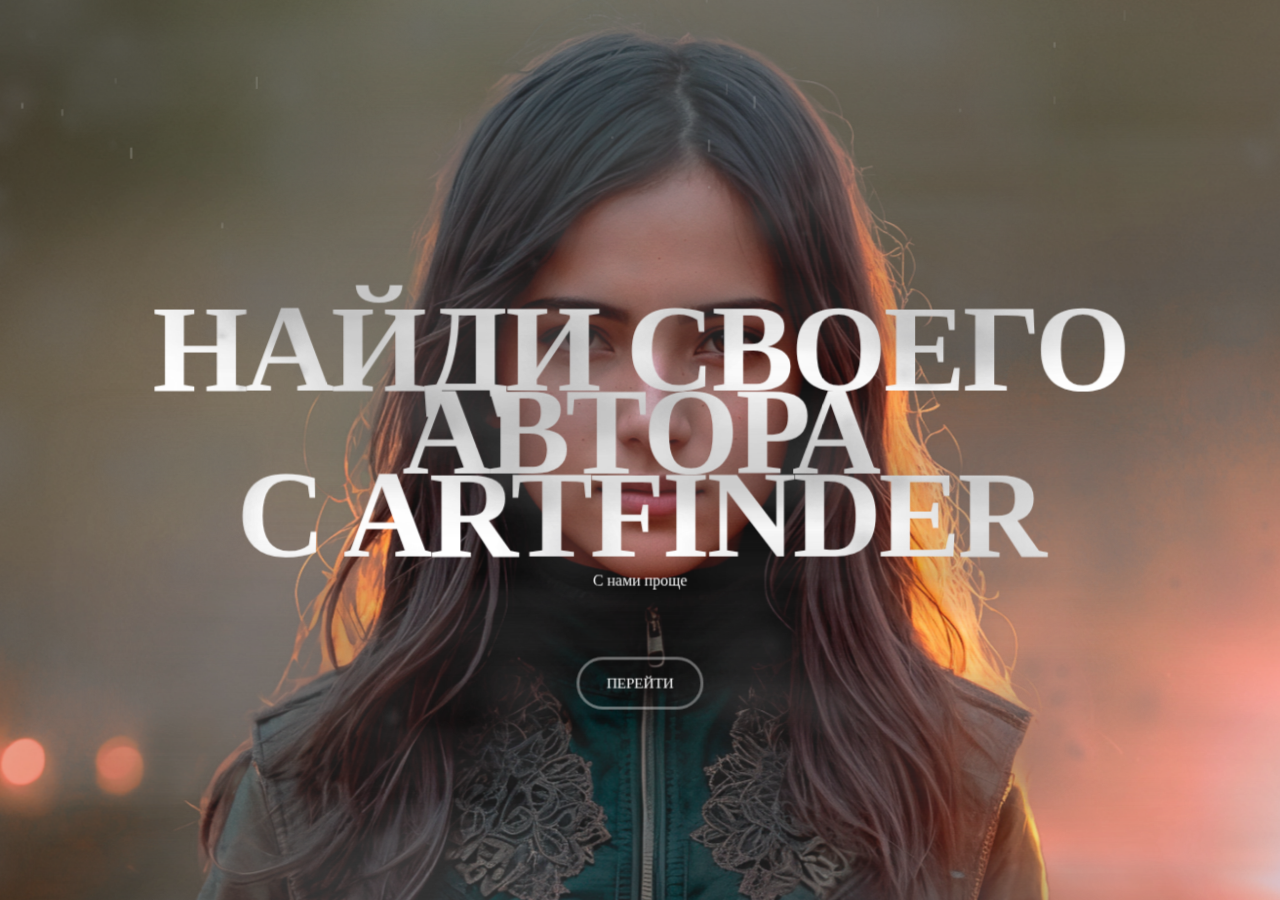
<file: index.html>
<!DOCTYPE html>
<html lang="en">
<head>
	<meta charset="UTF-8">
	<meta http-equiv="X-UA-Compatible" content="IE=edge">
	<meta name="viewport" content="width=device-width, initial-scale=1.0">
	<title>Document</title>
	<link rel="stylesheet" href="css/main.css">
	<script src="js/app.js" defer></script>
	<script src="libs/rain.js" defer></script>
</head>
<body>


	<section class="layers">
		<div class="layers__container">
			<div class="layers__item layer-1" style="background-image: url(img/layer-1.jpg);"></div>
			<div class="layers__item layer-2" style="background-image: url(img/layer-2.png);"></div>
			<div class="layers__item layer-3">
				<div class="hero-content">
					<h1>Найди своего автора <span>C Artfinder</span></h1>
					<div class="hero-content__p">С нами проще</div>
					<a href="page2.html"><button class="button-start">ПЕРЕЙТИ</button></a>
				</div>
			</div>
			<div class="layers__item layer-4">
				<canvas class="rain"></canvas>
			</div>
			<div class="layers__item layer-5" style="background-image: url(img/layer-5.png);"></div>
			<div class="layers__item layer-6" style="background-image: url(img/layer-6.png);"></div>
		</div>
	</section>

</body>
</html>
</file>
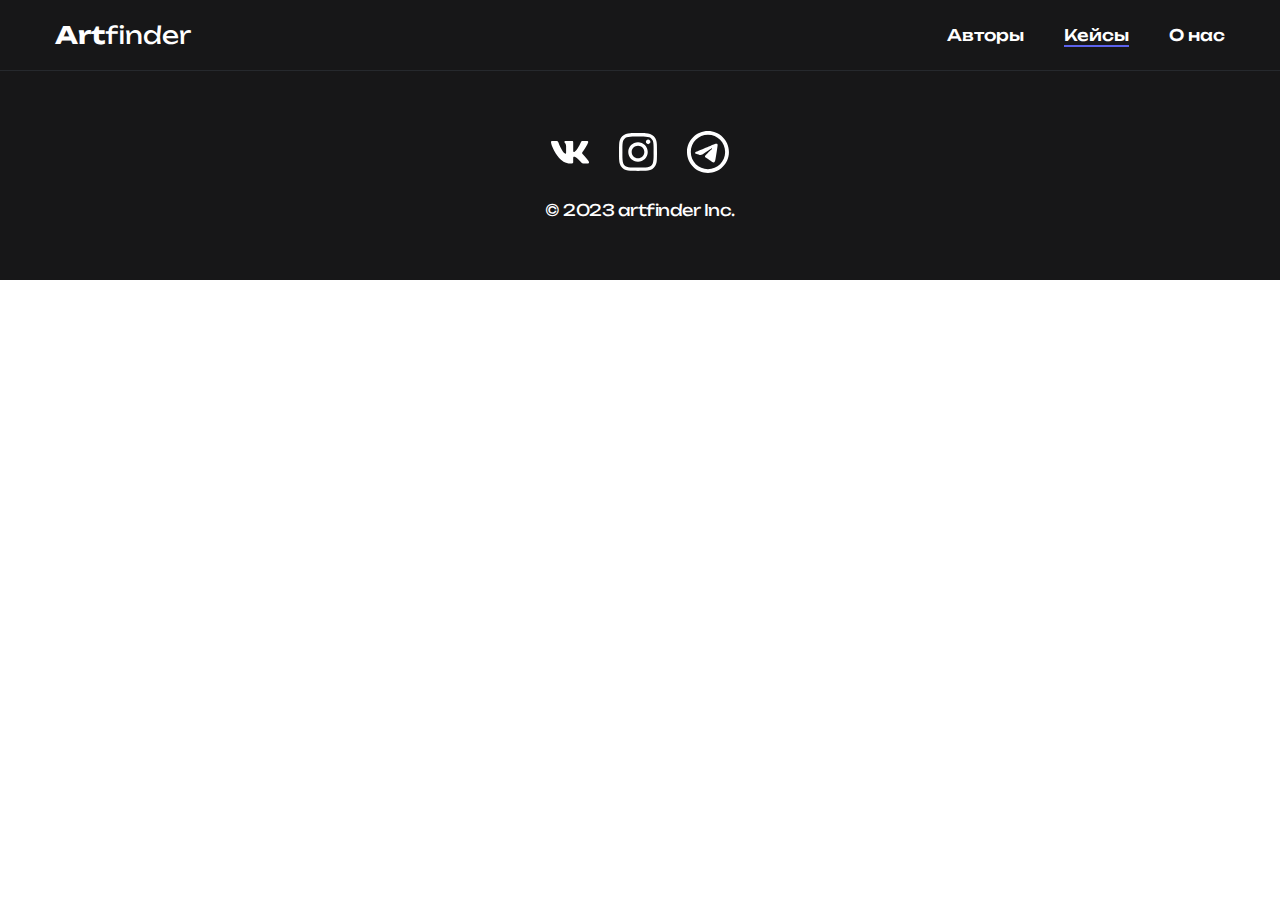
<file: art.html>
<!DOCTYPE html>
<html lang="en">
<head>
    <meta charset="UTF-8">
    <meta name="viewport" content="width=device-width, initial-scale=1.0">
    <title>Artfinder</title>
    <link rel="stylesheet" href="css/page2.css">
</head>
<body>
    <nav class="nav1">
        <div class="container1">
             <div class="nav-row1">
                <a href="./page2.html" class="logo"><strong>Art</strong>finder</a>
                <ul class="nav-list1">
                    <li class="nav-list__item1"> <a href="/page2.html" class="nav-list__link1 ">Авторы</a> </li>
                    <li class="nav-list__item1"> <a href="./case.html" class="nav-list__link1 nav-list__link--active1">Кейсы</a> </li>
                    <li class="nav-list__item1"> <a href="./contacts.html" class="nav-list__link1">О нас</a> </li>
                </ul>
            </div>          
        </div>
    </nav>


    <footer class="footer">
        <div class="container">
            <div class="footer__wrapper">
                <ul class="social"> 
                    <li class="social__item"><a href="#!" ><img src="img\icons\vk.svg" alt="link"></a></li>
                    <li class="social__item"><a href="#!" ><img src="img\icons\ig.svg" alt="link"></a></li>
                    <li class="social__item"><a href="#!" ><img src="img\icons\tg.svg" alt="link"></a></li>
                </ul>
                <div class="copyright">
                    <p>© 2023 artfinder Inc.</p>
                </div>
            </div>
            
        </div>
    </footer>
    
</body>
</html>
</file>
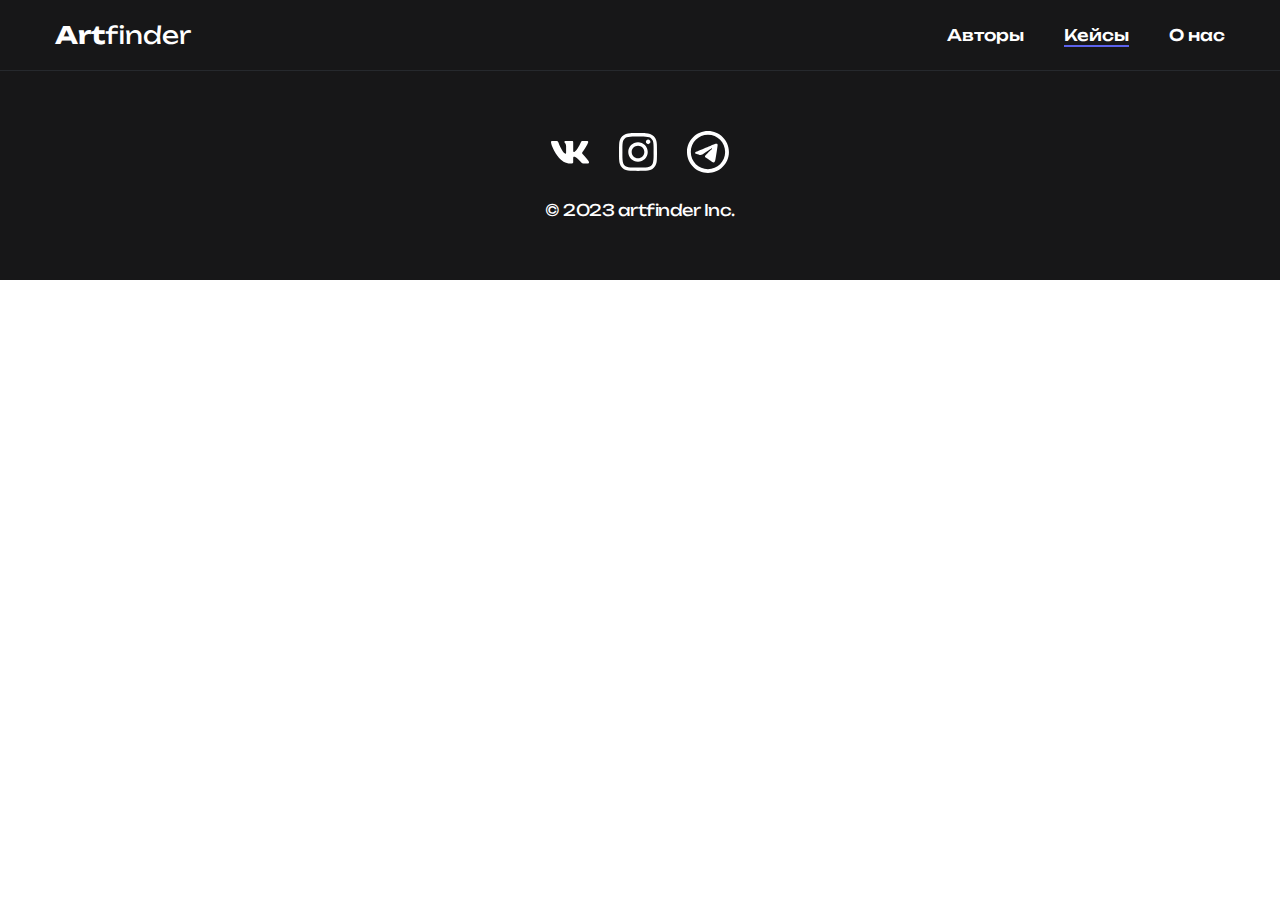
<file: case.html>
<!DOCTYPE html>
<html lang="en">
<head>
    <meta charset="UTF-8">
    <meta name="viewport" content="width=device-width, initial-scale=1.0">
    <title>Artfinder</title>
    <link rel="stylesheet" href="css/page2.css">
</head>
<body>
    <nav class="nav1">
        <div class="container1">
             <div class="nav-row1">
                <a href="./page2.html" class="logo"><strong>Art</strong>finder</a>
                <ul class="nav-list1">
                    <li class="nav-list__item1"> <a href="/page2.html" class="nav-list__link1 ">Авторы</a> </li>
                    <li class="nav-list__item1"> <a href="./case.html" class="nav-list__link1 nav-list__link--active1">Кейсы</a> </li>
                    <li class="nav-list__item1"> <a href="./contacts.html" class="nav-list__link1">О нас</a> </li>
                </ul>
            </div>          
        </div>
    </nav>

    
    <footer class="footer">
        <div class="container">
            <div class="footer__wrapper">
                <ul class="social"> 
                    <li class="social__item"><a href="#!" ><img src="img\icons\vk.svg" alt="link"></a></li>
                    <li class="social__item"><a href="#!" ><img src="img\icons\ig.svg" alt="link"></a></li>
                    <li class="social__item"><a href="#!" ><img src="img\icons\tg.svg" alt="link"></a></li>
                </ul>
                <div class="copyright">
                    <p>© 2023 artfinder Inc.</p>
                </div>
            </div>
            
        </div>
    </footer>
</body>
</html>
</file>
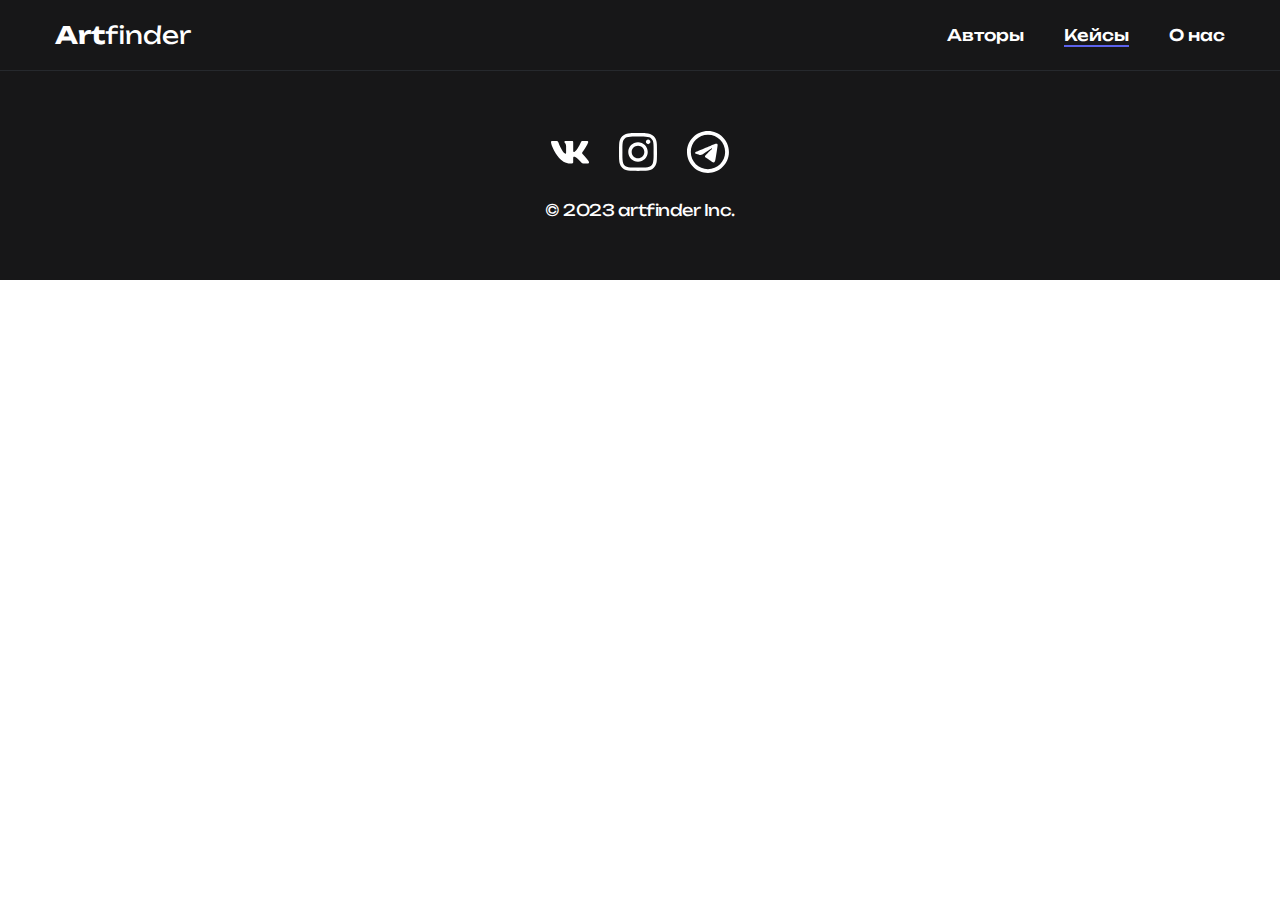
<file: design.html>
<!DOCTYPE html>
<html lang="en">
<head>
    <meta charset="UTF-8">
    <meta name="viewport" content="width=device-width, initial-scale=1.0">
    <title>Artfinder</title>
    <link rel="stylesheet" href="css/page2.css">
</head>
<body>
    <nav class="nav1">
        <div class="container1">
             <div class="nav-row1">
                <a href="./page2.html" class="logo"><strong>Art</strong>finder</a>
                <ul class="nav-list1">
                    <li class="nav-list__item1"> <a href="/page2.html" class="nav-list__link1 ">Авторы</a> </li>
                    <li class="nav-list__item1"> <a href="./case.html" class="nav-list__link1 nav-list__link--active1">Кейсы</a> </li>
                    <li class="nav-list__item1"> <a href="./contacts.html" class="nav-list__link1">О нас</a> </li>
                </ul>
            </div>          
        </div>
    </nav>
    
    <footer class="footer">
        <div class="container">
            <div class="footer__wrapper">
                <ul class="social"> 
                    <li class="social__item"><a href="#!" ><img src="img\icons\vk.svg" alt="link"></a></li>
                    <li class="social__item"><a href="#!" ><img src="img\icons\ig.svg" alt="link"></a></li>
                    <li class="social__item"><a href="#!" ><img src="img\icons\tg.svg" alt="link"></a></li>
                </ul>
                <div class="copyright">
                    <p>© 2023 artfinder Inc.</p>
                </div>
            </div>
            
        </div>
    </footer>
</body>
</html>
</file>
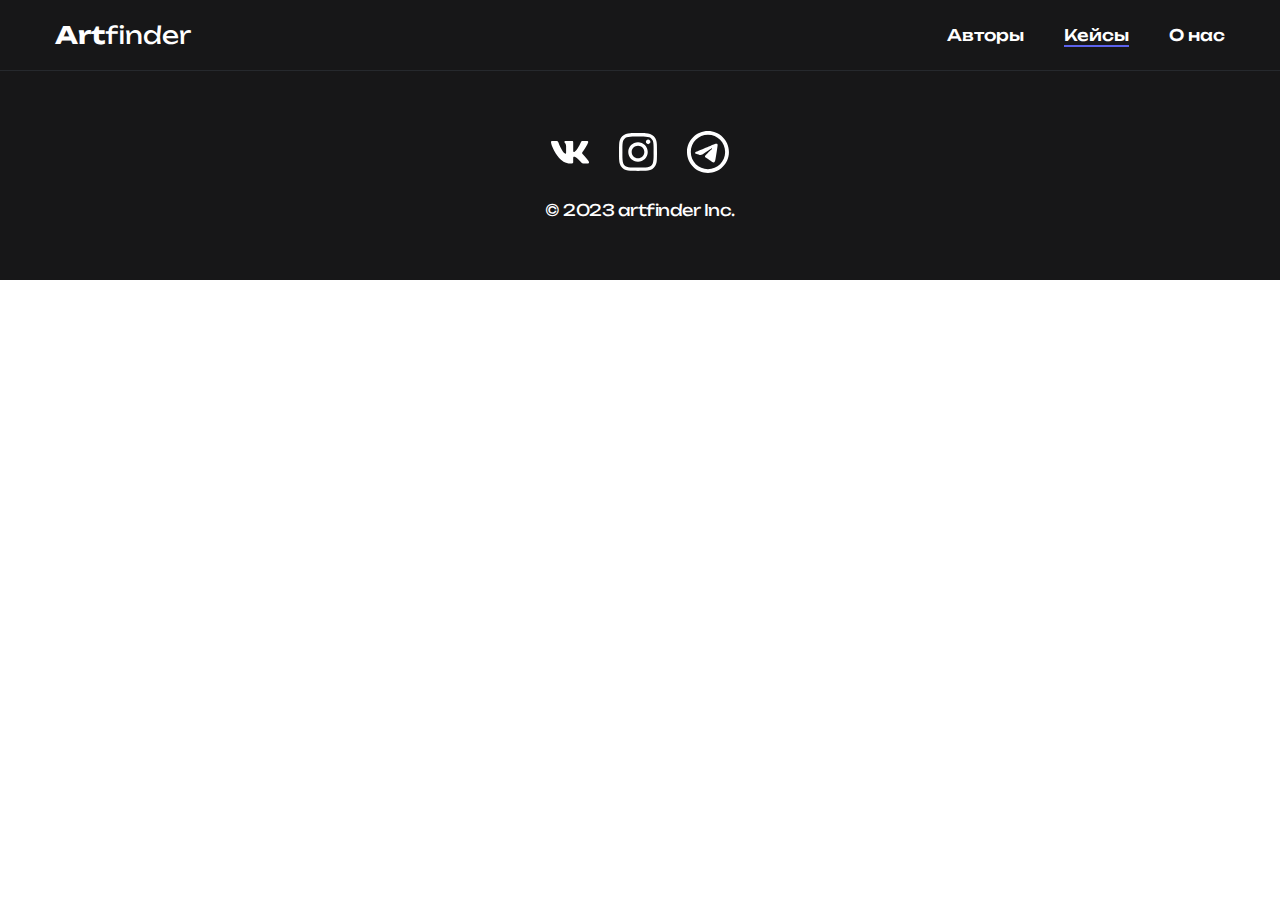
<file: dop.html>
<!DOCTYPE html>
<html lang="en">
<head>
    <meta charset="UTF-8">
    <meta name="viewport" content="width=device-width, initial-scale=1.0">
    <title>Artfinder</title>
    <link rel="stylesheet" href="css/page2.css">
</head>
<body>
    <nav class="nav1">
        <div class="container1">
             <div class="nav-row1">
                <a href="./page2.html" class="logo"><strong>Art</strong>finder</a>
                <ul class="nav-list1">
                    <li class="nav-list__item1"> <a href="/page2.html" class="nav-list__link1 ">Авторы</a> </li>
                    <li class="nav-list__item1"> <a href="./case.html" class="nav-list__link1 nav-list__link--active1">Кейсы</a> </li>
                    <li class="nav-list__item1"> <a href="./contacts.html" class="nav-list__link1">О нас</a> </li>
                </ul>
            </div>          
        </div>
    </nav>
    <footer class="footer">
        <div class="container">
            <div class="footer__wrapper">
                <ul class="social"> 
                    <li class="social__item"><a href="#!" ><img src="img\icons\vk.svg" alt="link"></a></li>
                    <li class="social__item"><a href="#!" ><img src="img\icons\ig.svg" alt="link"></a></li>
                    <li class="social__item"><a href="#!" ><img src="img\icons\tg.svg" alt="link"></a></li>
                </ul>
                <div class="copyright">
                    <p>© 2023 artfinder Inc.</p>
                </div>
            </div>
            
        </div>
    </footer>
    
</body>
</html>
</file>
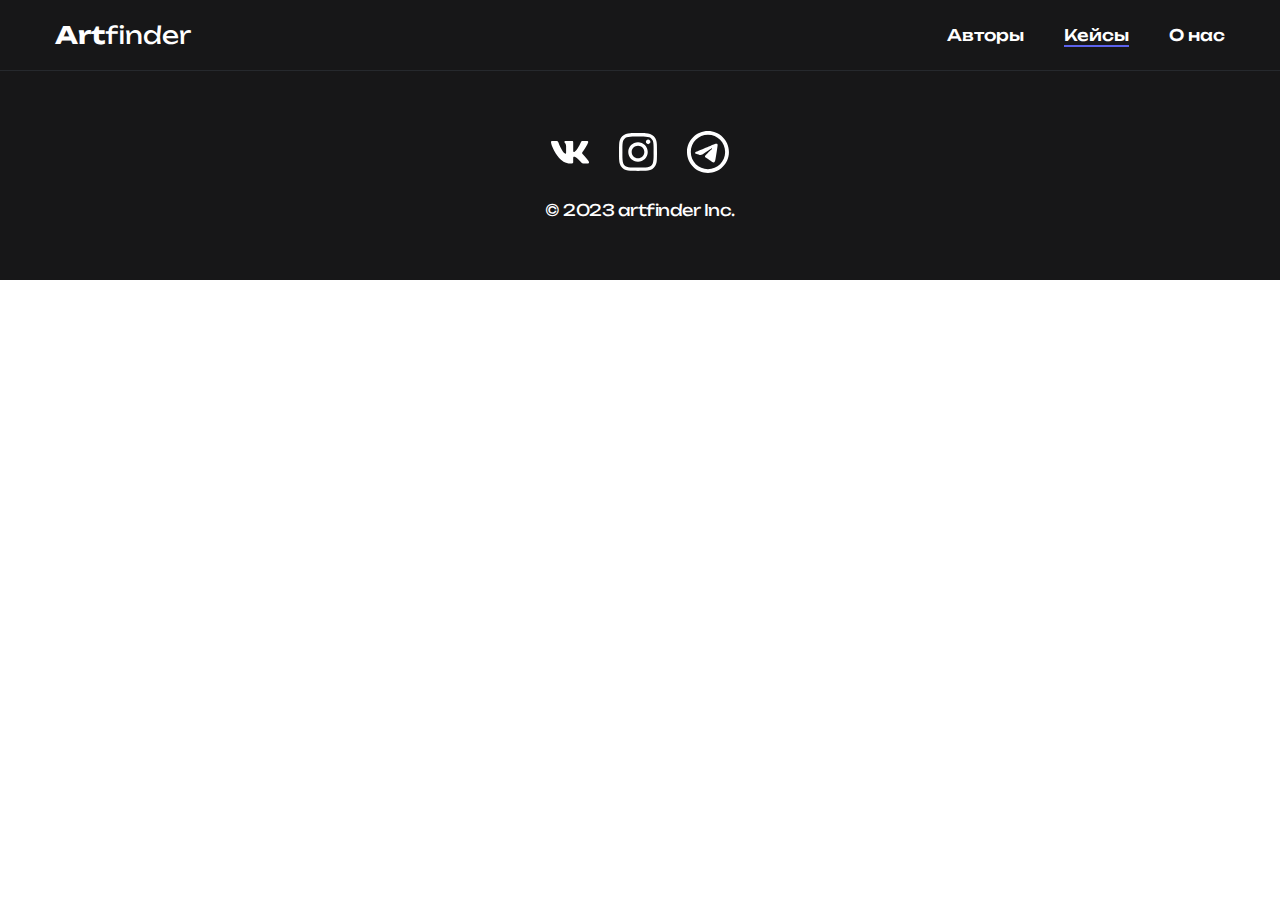
<file: editor.html>
<!DOCTYPE html>
<html lang="en">
<head>
    <meta charset="UTF-8">
    <meta name="viewport" content="width=device-width, initial-scale=1.0">
    <title>Artfinder</title>
    <link rel="stylesheet" href="css/page2.css">
</head>
<body>
    <nav class="nav1">
        <div class="container1">
             <div class="nav-row1">
                <a href="./page2.html" class="logo"><strong>Art</strong>finder</a>
                <ul class="nav-list1">
                    <li class="nav-list__item1"> <a href="/page2.html" class="nav-list__link1 ">Авторы</a> </li>
                    <li class="nav-list__item1"> <a href="./case.html" class="nav-list__link1 nav-list__link--active1">Кейсы</a> </li>
                    <li class="nav-list__item1"> <a href="./contacts.html" class="nav-list__link1">О нас</a> </li>
                </ul>
            </div>          
        </div>
    </nav>






    
    <footer class="footer">
        <div class="container">
            <div class="footer__wrapper">
                <ul class="social"> 
                    <li class="social__item"><a href="#!" ><img src="img\icons\vk.svg" alt="link"></a></li>
                    <li class="social__item"><a href="#!" ><img src="img\icons\ig.svg" alt="link"></a></li>
                    <li class="social__item"><a href="#!" ><img src="img\icons\tg.svg" alt="link"></a></li>
                </ul>
                <div class="copyright">
                    <p>© 2023 artfinder Inc.</p>
                </div>
            </div>
            
        </div>
    </footer>
    
</body>
</html>
</file>
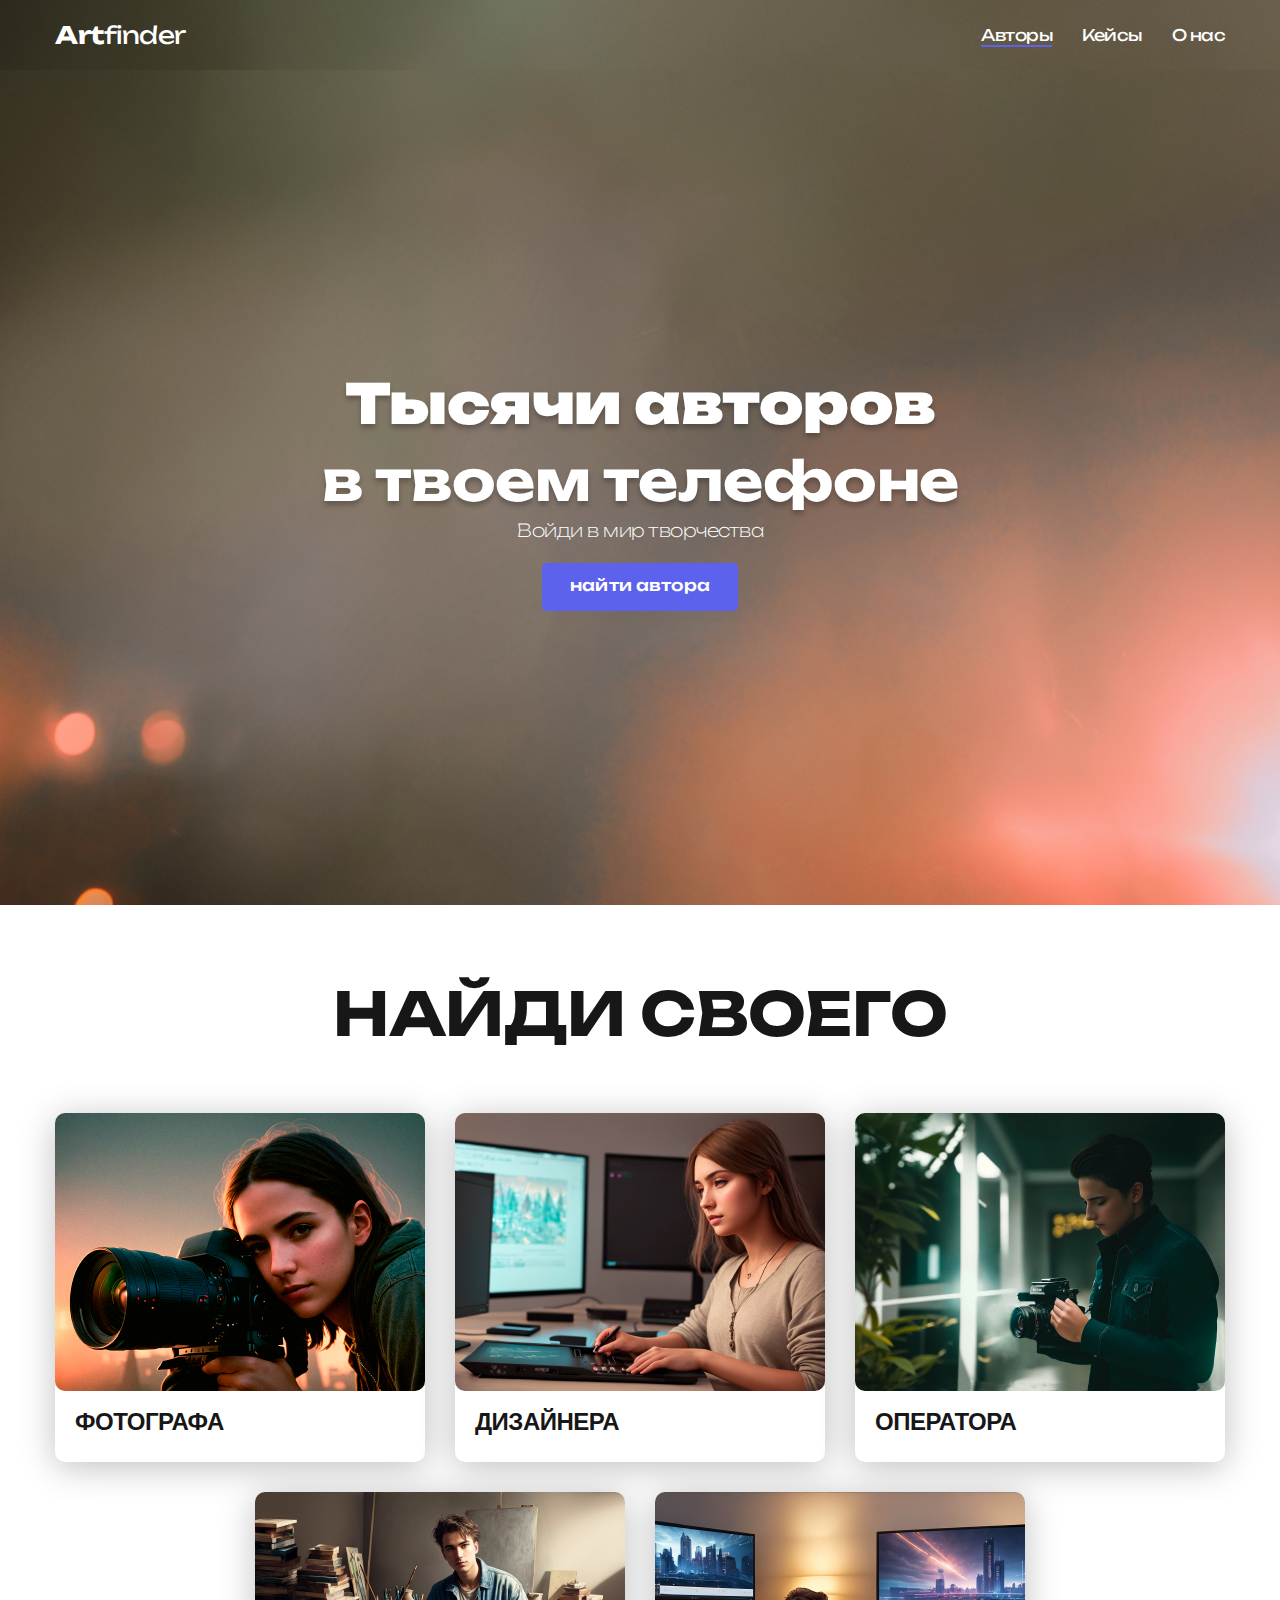
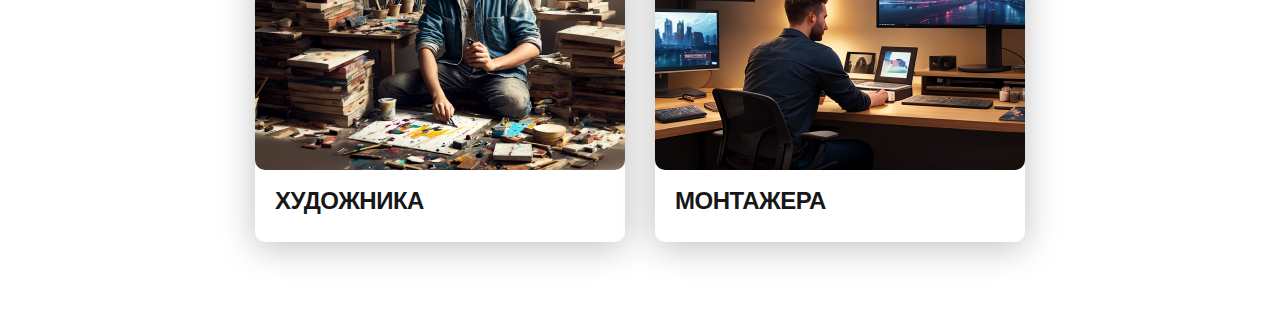
<file: page2.html>
<!DOCTYPE html>
<html lang="en">
<head>
    <meta charset="UTF-8">
    <meta name="viewport" content="width=device-width, initial-scale=1.0">
    <title>Artfinder</title>
    <link rel="stylesheet" href="css/page2.css">
    <style>
        .nav {
            background-image: url('img/layer-1header.jpg');
            background-size: cover;
            background-position: center;
            height: 100%;
        }
        .header {
            background-image: url('img/BG.jpg');
            background-size: cover;
            background-position: center;
            height: 92.8vh;
            background-repeat: no-repeat;

        }
    </style>
 
</head>
<body>
 
    <nav class="nav">
        <div class="container">
             <div class="nav-row">
                <a href="./page2.html" class="logo"><strong>Art</strong>finder</a>
                <ul class="nav-list">
                    <li class="nav-list__item"> <a href="/page2.html" class="nav-list__link nav-list__link--active">Авторы</a> </li>
                    <li class="nav-list__item"> <a href="./case.html" class="nav-list__link">Кейсы</a> </li>
                    <li class="nav-list__item"> <a href="./contacts.html" class="nav-list__link">О нас</a> </li>
                </ul>
            </div>          
        </div>
    </nav>

    <header class="header">
        <div class="header__wrapper">
            <h1 class="header__title">
                <strong>Тысячи авторов </em></strong><br>
                в твоем телефоне
            </h1>
            <div class="header__text">
                <p>Войди в мир творчества</p>
            </div>
            <a href="#down" class="btn">найти автора</a>
        </div>
    </header>
   
    <main id="down" class="section">
        <div class="container1">
            <h2 class="title-1">НАЙДИ СВОЕГО </h2>
            <ul class="finds">
                <li class="find">
                    <a href="ph.php?id=123"> 
                    <img src="img\01.jpg" alt="pht" class="find__img">
                    <h3 class="find__title">ФОТОГРАФА</h3>
                    </a>
                </li>
                <li class="find">
                    <a href="design.html">

                    <img src="img\02.jpg" alt="design" class="find__img">
                    <h3 class="find__title">ДИЗАЙНЕРА</h3>
                </a>
                </li>
                <li class="find">
                    <a href="dop.html">

                    <img src="img\03.jpg" alt="dop" class="find__img">
                    <h3 class="find__title">ОПЕРАТОРА</h3>
                </a>
                </li>
            
           
            </ul>
            <ul class="finds1">
            <li class="find1">
                <a href="art.html">

                <img src="img\04.jpg" alt="art" class="find__img">
                <h3 class="find__title">ХУДОЖНИКА</h3>
            </a>
            </li>
            <li class="find1">
                <a href="editor.html">
                <img src="img\05.jpg" alt="edit" class="find__img">
                <h3 class="find__title">МОНТАЖЕРА</h3>
                </li>
            </a>
            </ul>
        </div>


    </main>
    
   
</body>
</html>
</file>
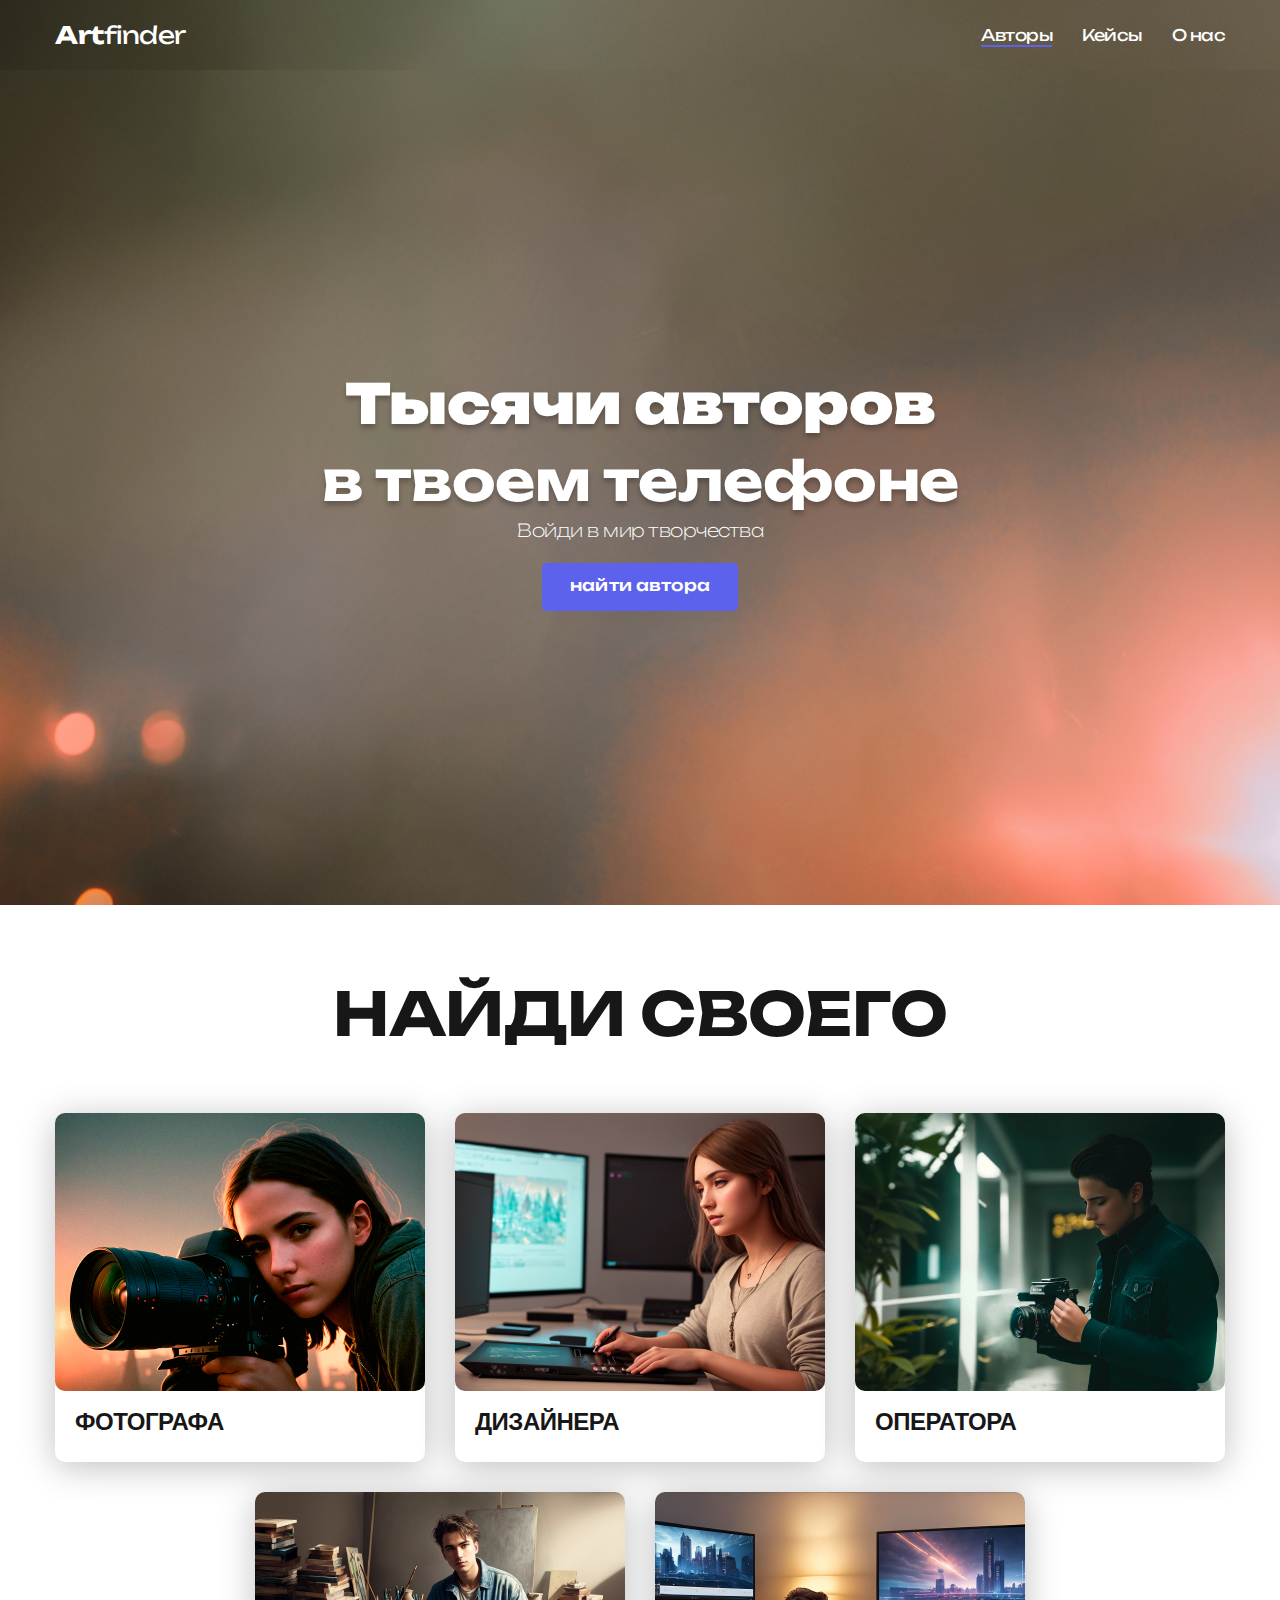
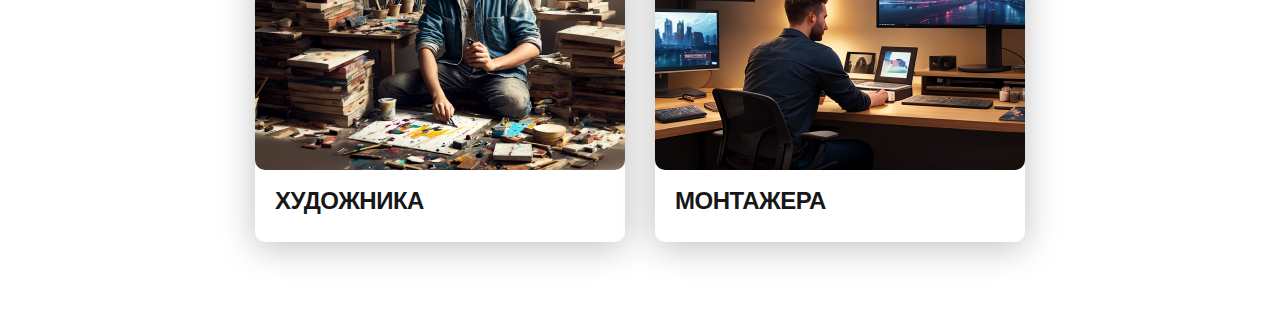
<file: parallax-3d-lens-effect-website/html/page2.html>
<!DOCTYPE html>
<html lang="en">
<head>
    <meta charset="UTF-8">
    <meta name="viewport" content="width=device-width, initial-scale=1.0">
    <title>Artfinder</title>
    <link rel="stylesheet" href="css/page2.css">
    <style>
        .nav {
            background-image: url('img/layer-1header.jpg');
            background-size: cover;
            background-position: center;
            height: 100%;
        }
        .header {
            background-image: url('img/BG.jpg');
            background-size: cover;
            background-position: center;
            height: 92.8vh;
            background-repeat: no-repeat;

        }
    </style>
 
</head>
<body>
 
    <nav class="nav">
        <div class="container">
             <div class="nav-row">
                <a href="./page2.html" class="logo"><strong>Art</strong>finder</a>
                <ul class="nav-list">
                    <li class="nav-list__item"> <a href="/page2.html" class="nav-list__link nav-list__link--active">Авторы</a> </li>
                    <li class="nav-list__item"> <a href="./case.html" class="nav-list__link">Кейсы</a> </li>
                    <li class="nav-list__item"> <a href="./contacts.html" class="nav-list__link">О нас</a> </li>
                </ul>
            </div>          
        </div>
    </nav>

    <header class="header">
        <div class="header__wrapper">
            <h1 class="header__title">
                <strong>Тысячи авторов </em></strong><br>
                в твоем телефоне
            </h1>
            <div class="header__text">
                <p>Войди в мир творчества</p>
            </div>
            <a href="#down" class="btn">найти автора</a>
        </div>
    </header>
   
    <main id="down" class="section">
        <div class="container1">
            <h2 class="title-1">НАЙДИ СВОЕГО </h2>
            <ul class="finds">
                <li class="find">
                    <a href="ph.php">
                    <img src="img\01.jpg" alt="pht" class="find__img">
                    <h3 class="find__title">ФОТОГРАФА</h3>
                    </a>
                </li>
                <li class="find">
                    <a href="design.html">

                    <img src="img\02.jpg" alt="design" class="find__img">
                    <h3 class="find__title">ДИЗАЙНЕРА</h3>
                </a>
                </li>
                <li class="find">
                    <a href="dop.html">

                    <img src="img\03.jpg" alt="dop" class="find__img">
                    <h3 class="find__title">ОПЕРАТОРА</h3>
                </a>
                </li>
            
           
            </ul>
            <ul class="finds1">
            <li class="find1">
                <a href="art.html">

                <img src="img\04.jpg" alt="art" class="find__img">
                <h3 class="find__title">ХУДОЖНИКА</h3>
            </a>
            </li>
            <li class="find1">
                <a href="editor.html">
                <img src="img\05.jpg" alt="edit" class="find__img">
                <h3 class="find__title">МОНТАЖЕРА</h3>
                </li>
            </a>
            </ul>
        </div>


    </main>
    
   
</body>
</html>
</file>
<file: css/main.css>
* {
	margin: 0;
	padding: 0;
	box-sizing: border-box;
}
:root {
	--index: calc(1vw + 1vh);
	--transition: 1.5s cubic-bezier(.05, .5, 0, 1);
}
@font-face {
	font-family: RussoOne-Regular;
	src: url(D:\сайт\parallax-3d-lens-effect-website\html\fonts\RussoOne-Regular.woff2);
	font-weight: 400;
}
@font-face {
	font-family: PoiretOne-Regular;
	src: url(D:\сайт\parallax-3d-lens-effect-website\html\fonts\PoiretOne-Regular.woff2);
}
body {
	background-color: #000;
	color: #fff;
	font-family: RussoOne-Regular;
}

.layers {
	perspective: 1000px;
	overflow: hidden;
}
.layers__container {
	height: 100vh;
	min-height: 500px;
	transform-style: preserve-3d;
	transform: rotateX(var(--move-y)) rotateY(var(--move-x));
	will-change: transform;
	transition: transform var(--transition);
}
.layers__item {
	position: absolute;
	inset: -5vw;
	background-size: cover;
	background-position: center;
	display: flex;
	align-items: center;
	justify-content: center;
}
.layer-1 {
	transform: translateZ(-55px) scale(1.06);
}
.layer-2 {
	transform: translateZ(80px) scale(.88);
}
.layer-3 {
	transform: translateZ(180px) scale(.8);
}
.layer-4 {
	transform: translateZ(190px) scale(.9);
}
.layer-5 {
	transform: translateZ(300px) scale(.9);
}
.layer-6 {
	transform: translateZ(380px);
}
.hero-content {
	font-size: calc(var(--index) * 2.9);
	text-align: center;
	text-transform: uppercase;
	letter-spacing: calc(var(--index) * -.15);
	line-height: 1.35em;
	margin-top: calc(var(--index) * 5.5);
}
.hero-content span {
	display: block;
}
.hero-content__p {
	text-transform: none;
	font-family: PoiretOne-Regular;
	letter-spacing: normal;
	font-size: calc(var(--index) * .73);
	line-height: 3;
}
.button-start {
	font-family: Regular;
	font-weight: 400;
	text-transform: uppercase;
	font-size: calc(var(--index) * .71);
	letter-spacing: -.02vw;
	padding: calc(var(--index) * .7) calc(var(--index) * 1.25);
	background-color: transparent;
	color: #fff;
	border-radius: 10em;
	border: rgb(255 255 255 / .4) 3px solid;
	outline: none;
	cursor: pointer;
	margin-top: calc(var(--index) * 2.5);
}
.layer-4, .layer-5, .layer-6 {
	pointer-events: none;
}
</file>
<file: css/page2.css>
@import url(reset.css);
@import url('https://fonts.googleapis.com/css2?family=DM+Sans:ital,wght@0,500;0,700;1,400&family=Unbounded:wght@200;400;700&display=swap');


/*
font-family: 'DM Sans', sans-serif;
font-family: 'Unbounded', cursive;
 --black: #171718;
    --black-border: #26292D;
    --white: #fff;
    --purple: #5C62EC;

    --dark-bg:var('--black');
    --dark-border:var('--black-border');
    --header-text:var('--white');
    --accent:var('--purple');
*/

:root {
    --blackpure: #000;
    --black: #171718;
    --black-border: #26292D;
    --white: #fff;
    --purple: #5C62EC;

    --text-color: var(--black);

    --dark-bg: var(--black);
    --dark-border: var(--black-border);
    --header-text: var(--white);
    --accent: var(--purple);

    /* Light mode */
    --page-bg: var(--white);
    --text-color: var(--black);

    --title-1: var(--accent);

    --project-card-bg: var(--white);
    --project-card-text: var(--black);
    --box-shadow: 0px 5px 35px rgba(0, 0, 0, 0.25);
}


html, body{
    font-family: 'Unbounded', cursive;
letter-spacing: -0.5px;
scroll-behavior: smooth;
}
.none{
    display: none !important;
}

/* Nav1 */
.container1{
    margin: 0 auto;
    padding: 0 15px;
    max-width: 1200px ;
}

.nav1 {
    padding: 20px 0;
    border-bottom: 1px solid var(--dark-border);
    background-color: var(--dark-bg);
    color: var(--header-text);
    letter-spacing: normal;
}

.nav-row1 {
    display: flex;
    justify-content: flex-end;
    align-items: center;
    column-gap: 30px;
    row-gap: 20px;
    flex-wrap: wrap;
}

.logo {
    margin-right: auto;
    color: var(--header-text);
    font-size: 24px;
    font-family: 'Unbounded', cursive;
}

.logo strong {
    font-weight: 700;
}

.nav-list1 {
    display: flex;
    flex-wrap: wrap;
    row-gap: 10px;
    align-items: center;
    column-gap: 40px;
    font-size: 16px;
    font-weight: 500;
    font-family: 'Unbounded', cursive;
}

.nav-list__link1 {
    color: var(--header-text);
    transition: opacity 0.2s ease-in;
}

.nav-list__link:hover {
    opacity: 0.8;
}

.nav-list__link--active1 {
    position: relative;
}

.nav-list__link--active1::before {
    content: "";

    position: absolute;
    left: 0;
    top: 100%;

    display: block;
    height: 2px;
    width: 100%;
    background-color: var(--accent);
}

/*end nav1 */
.container{
    margin: 0 auto;
    padding: 0 15px;
    max-width: 1200px ;
}
.nav   {
    padding: 20px 0;
    border-bottom: #26292D;
    color: #fff;
}
.nav-row {
   display: flex; 
   justify-content: space-between;
   align-items: center;
   column-gap: 30px;
   row-gap: 20px;
   flex-wrap: wrap;

}
.logo {
    color: #fff;
    font-size: 24px;
}
.logo strong{
    font-weight: 700;
}

.nav-list { 
    display: flex;
    align-items: center;
    column-gap: 30px;
    font-size: 16px;
    font-weight: 400;
    font-family: 'Unbounded', cursive;


}
.nav-list_item {    
    color: #fff;

}


.nav-list__link {    
    color: #fff;

}
.nav-list__link--active {   
    position: relative;
    color: #fff;

}

.nav-list__link--active::before {
    position: absolute;
    left: 0;
    top: 100%;
    content: "" ;
    display: block;
    height: 2px;
    width: 100%;
    background-color: #5C62EC;
 
}

.header {
    padding: 40px 0;
    min-height: 695px;

    display: flex;
    justify-content: center;
    align-items: center;

  
    
    background-repeat: no-repeat;
    background-size: 92.8vh;
    background-position: center center;

    color:#fff;
    text-align: center;
}
.header__wraper{
padding: 0 15px;
max-width: 630px;

}
.header__title{
    font-size: 55px;
    font-weight: 700;
    line-height: 1.4;
    text-shadow: 0px 4px 5px rgba(0, 0, 0, 0.25);
}
.header__text {
    
    font-size: 18px;
    font-weight: 100;
    line-height: 1.333;
}

.header__text p + p{
    margin-top: 0.5em;
}

.btn {
    display: inline-block;
    height: 48px;
    padding: 12px 28px;
    margin-top: 20px;

    border-radius: 5px;
    background-color: var(--accent);
    color: var(--white);
    letter-spacing: 0.15px;
    font-size: 16px;
    font-weight: 500;

    transition: opacity 0.2s ease-in;
}

.btn:hover {
    opacity: 0.8;
}

.btn:active {
    position: relative;
    top: 1px;
}

/* Btn outline */

.btn-outline {
    display: flex;
    column-gap: 10px;
    align-items: center;

    height: 48px;
    padding: 12px 20px;

    border-radius: 5px;
    border: 1px solid var(--blackpure);
    background-color: var(--white);
    color: var(--blackpure);

    transition: opacity 0.2s ease-in;
}

.btn-outline:hover {
    opacity: 0.8;
}

.btn-outline:active {
    position: relative;
    top: 1px;
}

/*профессии*/

.section{
padding: 70px 0;
}


.title-1{
margin-bottom: 60px;
font-size: 60px;
font-weight: 700;
line-height: 1.3;
color: #171718;
text-align: center;
}

.finds{
    padding: auto;
    display: flex;
    flex-wrap: wrap;
    column-gap: 30px;
    row-gap: 30px;
    

}

.finds1{
    padding: 30px 0 0 200px;
    display: flex;
    flex-wrap: wrap;
    column-gap: 30px;
    row-gap: 30px;
   
}
.find1{
    max-width: 370px;
    background-color: #fff;
    box-shadow: 0px 5px 35px rgba(0, 0, 0, 0.25);
    border-radius: 10px;
    
 }

.find{
   max-width: 370px;
   background-color: #fff;
   box-shadow: 0px 5px 35px rgba(0, 0, 0, 0.25);
   border-radius: 10px;
   color: #171718;
}

.find__img{
border-radius: 10px;
}

.find__title{
padding: 15px 20px 25px;
font-family: 'DM Sans', sans-serif;
font-weight: 700;
font-size: 24px;
line-height: 1.3;
/* or 31px */

letter-spacing: -0.5px;

color: #171718;


}
.find__img-1{
    align-content: center;

}

.footer {
    padding: 60px 50px;
background-color: #171718;
color: #fff;
}
.footer__wrapper{
    display: flex;
    flex-direction: column;
    align-items: center;
    row-gap: 27px;
}
.social {
display: flex;
column-gap: 30px;
align-items: center;
}


.copyright{
font-size: 16px;
}

.headerph {
    text-align: center;
    padding: 22px;
    }
    
    .name__title {
    padding: 22px;
    font-weight: 700;
    font-size: 60px;
    line-height: 130%;
    text-align: center;
    letter-spacing: -0.5px;
    }
    
    .style-menu {
    padding: 22px 0;
    margin: 0 auto;
    display: flex;
    justify-content: center;
    align-items: center;
    max-width: 530px;
    background-color: #a1a1a1;
    border-radius: 15px;
    color: #171718;
    }
    
    .style-menu__filter {
    text-align: center;
    display: flex;
    flex-wrap: wrap;
    border-radius: 15px;
    color: #171718;
    }
    
    .style-menu__item {
    margin: 0 70px;
    padding: 15px;
    border-radius: 25px;
    color: #171718;
    background-color: #D9D9D9;
    
    }
    .dropdown-toggle {
        color: #171718;
    }
    
    
    .dropdown-menu {
    display: none;
    position: absolute;
    z-index: 1;
    background-color: #fff;
    min-width: 160px;
    padding: 8px 0;
    box-shadow: 0px 8px 16px 0px rgba(0, 0, 0, 0.2);
    border-radius: 10px;
    color: #171718;
    }

    
    
    .dropdown-menu li {
    margin: 0;
    }
    
    .dropdown-menu a {
    display: block;
    color: #333;
    padding: 8px 12px;
    text-decoration: none;
    font-size: 14px;
    font-weight: normal;
    }
    
    .dropdown-menu a:hover {
    background-color: #f5f5f5;
    }
    
    .dropdown:hover .dropdown-menu {
    display: block;
    }

    .creators{
        padding: auto;
        margin-left: 50px;
        display: flex;
        flex-wrap: wrap;
        column-gap: 30px;
        row-gap: 30px;
        
    
    }
</file>
<file: parallax-3d-lens-effect-website/html/css/page2.css>
@import url(reset.css);
@import url('https://fonts.googleapis.com/css2?family=DM+Sans:ital,wght@0,500;0,700;1,400&family=Unbounded:wght@200;400;700&display=swap');


/*
font-family: 'DM Sans', sans-serif;
font-family: 'Unbounded', cursive;
 --black: #171718;
    --black-border: #26292D;
    --white: #fff;
    --purple: #5C62EC;

    --dark-bg:var('--black');
    --dark-border:var('--black-border');
    --header-text:var('--white');
    --accent:var('--purple');
*/

:root {
    --blackpure: #000;
    --black: #171718;
    --black-border: #26292D;
    --white: #fff;
    --purple: #5C62EC;

    --text-color: var(--black);

    --dark-bg: var(--black);
    --dark-border: var(--black-border);
    --header-text: var(--white);
    --accent: var(--purple);

    /* Light mode */
    --page-bg: var(--white);
    --text-color: var(--black);

    --title-1: var(--accent);

    --project-card-bg: var(--white);
    --project-card-text: var(--black);
    --box-shadow: 0px 5px 35px rgba(0, 0, 0, 0.25);
}


html, body{
    font-family: 'Unbounded', cursive;
letter-spacing: -0.5px;
scroll-behavior: smooth;
}
.none{
    display: none !important;
}

/* Nav1 */
.container1{
    margin: 0 auto;
    padding: 0 15px;
    max-width: 1200px ;
}

.nav1 {
    padding: 20px 0;
    border-bottom: 1px solid var(--dark-border);
    background-color: var(--dark-bg);
    color: var(--header-text);
    letter-spacing: normal;
}

.nav-row1 {
    display: flex;
    justify-content: flex-end;
    align-items: center;
    column-gap: 30px;
    row-gap: 20px;
    flex-wrap: wrap;
}

.logo {
    margin-right: auto;
    color: var(--header-text);
    font-size: 24px;
    font-family: 'Unbounded', cursive;
}

.logo strong {
    font-weight: 700;
}

.nav-list1 {
    display: flex;
    flex-wrap: wrap;
    row-gap: 10px;
    align-items: center;
    column-gap: 40px;
    font-size: 16px;
    font-weight: 500;
    font-family: 'Unbounded', cursive;
}

.nav-list__link1 {
    color: var(--header-text);
    transition: opacity 0.2s ease-in;
}

.nav-list__link:hover {
    opacity: 0.8;
}

.nav-list__link--active1 {
    position: relative;
}

.nav-list__link--active1::before {
    content: "";

    position: absolute;
    left: 0;
    top: 100%;

    display: block;
    height: 2px;
    width: 100%;
    background-color: var(--accent);
}

/*end nav1 */
.container{
    margin: 0 auto;
    padding: 0 15px;
    max-width: 1200px ;
}
.nav   {
    padding: 20px 0;
    border-bottom: #26292D;
    color: #fff;
}
.nav-row {
   display: flex; 
   justify-content: space-between;
   align-items: center;
   column-gap: 30px;
   row-gap: 20px;
   flex-wrap: wrap;

}
.logo {
    color: #fff;
    font-size: 24px;
}
.logo strong{
    font-weight: 700;
}

.nav-list { 
    display: flex;
    align-items: center;
    column-gap: 30px;
    font-size: 16px;
    font-weight: 400;
    font-family: 'Unbounded', cursive;


}
.nav-list_item {    
    color: #fff;

}


.nav-list__link {    
    color: #fff;

}
.nav-list__link--active {   
    position: relative;
    color: #fff;

}

.nav-list__link--active::before {
    position: absolute;
    left: 0;
    top: 100%;
    content: "" ;
    display: block;
    height: 2px;
    width: 100%;
    background-color: #5C62EC;
 
}

.header {
    padding: 40px 0;
    min-height: 695px;

    display: flex;
    justify-content: center;
    align-items: center;

  
    
    background-repeat: no-repeat;
    background-size: 92.8vh;
    background-position: center center;

    color:#fff;
    text-align: center;
}
.header__wraper{
padding: 0 15px;
max-width: 630px;

}
.header__title{
    font-size: 55px;
    font-weight: 700;
    line-height: 1.4;
    text-shadow: 0px 4px 5px rgba(0, 0, 0, 0.25);
}
.header__text {
    
    font-size: 18px;
    font-weight: 100;
    line-height: 1.333;
}

.header__text p + p{
    margin-top: 0.5em;
}

.btn {
    display: inline-block;
    height: 48px;
    padding: 12px 28px;
    margin-top: 20px;

    border-radius: 5px;
    background-color: var(--accent);
    color: var(--white);
    letter-spacing: 0.15px;
    font-size: 16px;
    font-weight: 500;

    transition: opacity 0.2s ease-in;
}

.btn:hover {
    opacity: 0.8;
}

.btn:active {
    position: relative;
    top: 1px;
}

/* Btn outline */

.btn-outline {
    display: flex;
    column-gap: 10px;
    align-items: center;

    height: 48px;
    padding: 12px 20px;

    border-radius: 5px;
    border: 1px solid var(--blackpure);
    background-color: var(--white);
    color: var(--blackpure);

    transition: opacity 0.2s ease-in;
}

.btn-outline:hover {
    opacity: 0.8;
}

.btn-outline:active {
    position: relative;
    top: 1px;
}

/*профессии*/

.section{
padding: 70px 0;
}


.title-1{
margin-bottom: 60px;
font-size: 60px;
font-weight: 700;
line-height: 1.3;
color: #171718;
text-align: center;
}

.finds{
    padding: auto;
    display: flex;
    flex-wrap: wrap;
    column-gap: 30px;
    row-gap: 30px;
    

}

.finds1{
    padding: 30px 0 0 200px;
    display: flex;
    flex-wrap: wrap;
    column-gap: 30px;
    row-gap: 30px;
   
}
.find1{
    max-width: 370px;
    background-color: #fff;
    box-shadow: 0px 5px 35px rgba(0, 0, 0, 0.25);
    border-radius: 10px;
    
 }

.find{
   max-width: 370px;
   background-color: #fff;
   box-shadow: 0px 5px 35px rgba(0, 0, 0, 0.25);
   border-radius: 10px;
   color: #171718;
}

.find__img{
border-radius: 10px;
}

.find__title{
padding: 15px 20px 25px;
font-family: 'DM Sans', sans-serif;
font-weight: 700;
font-size: 24px;
line-height: 1.3;
/* or 31px */

letter-spacing: -0.5px;

color: #171718;


}
.find__img-1{
    align-content: center;

}

.footer {
    padding: 60px 50px;
background-color: #171718;
color: #fff;
}
.footer__wrapper{
    display: flex;
    flex-direction: column;
    align-items: center;
    row-gap: 27px;
}
.social {
display: flex;
column-gap: 30px;
align-items: center;
}


.copyright{
font-size: 16px;
}

.headerph {
    text-align: center;
    padding: 22px;
    }
    
    .name__title {
    padding: 22px;
    font-weight: 700;
    font-size: 60px;
    line-height: 130%;
    text-align: center;
    letter-spacing: -0.5px;
    }
    
    .style-menu {
    padding: 22px 0;
    margin: 0 auto;
    display: flex;
    justify-content: center;
    align-items: center;
    max-width: 530px;
    background-color: #a1a1a1;
    border-radius: 15px;
    color: #171718;
    }
    
    .style-menu__filter {
    text-align: center;
    display: flex;
    flex-wrap: wrap;
    border-radius: 15px;
    color: #171718;
    }
    
    .style-menu__item {
    margin: 0 70px;
    padding: 15px;
    border-radius: 25px;
    color: #171718;
    background-color: #D9D9D9;
    
    }
    .dropdown-toggle {
        color: #171718;
    }
    
    
    .dropdown-menu {
    display: none;
    position: absolute;
    z-index: 1;
    background-color: #fff;
    min-width: 160px;
    padding: 8px 0;
    box-shadow: 0px 8px 16px 0px rgba(0, 0, 0, 0.2);
    border-radius: 10px;
    color: #171718;
    }

    
    
    .dropdown-menu li {
    margin: 0;
    }
    
    .dropdown-menu a {
    display: block;
    color: #333;
    padding: 8px 12px;
    text-decoration: none;
    font-size: 14px;
    font-weight: normal;
    }
    
    .dropdown-menu a:hover {
    background-color: #f5f5f5;
    }
    
    .dropdown:hover .dropdown-menu {
    display: block;
    }

    .creators{
        padding: auto;
        margin-left: 50px;
        display: flex;
        flex-wrap: wrap;
        column-gap: 30px;
        row-gap: 30px;
        
    
    }
</file>
